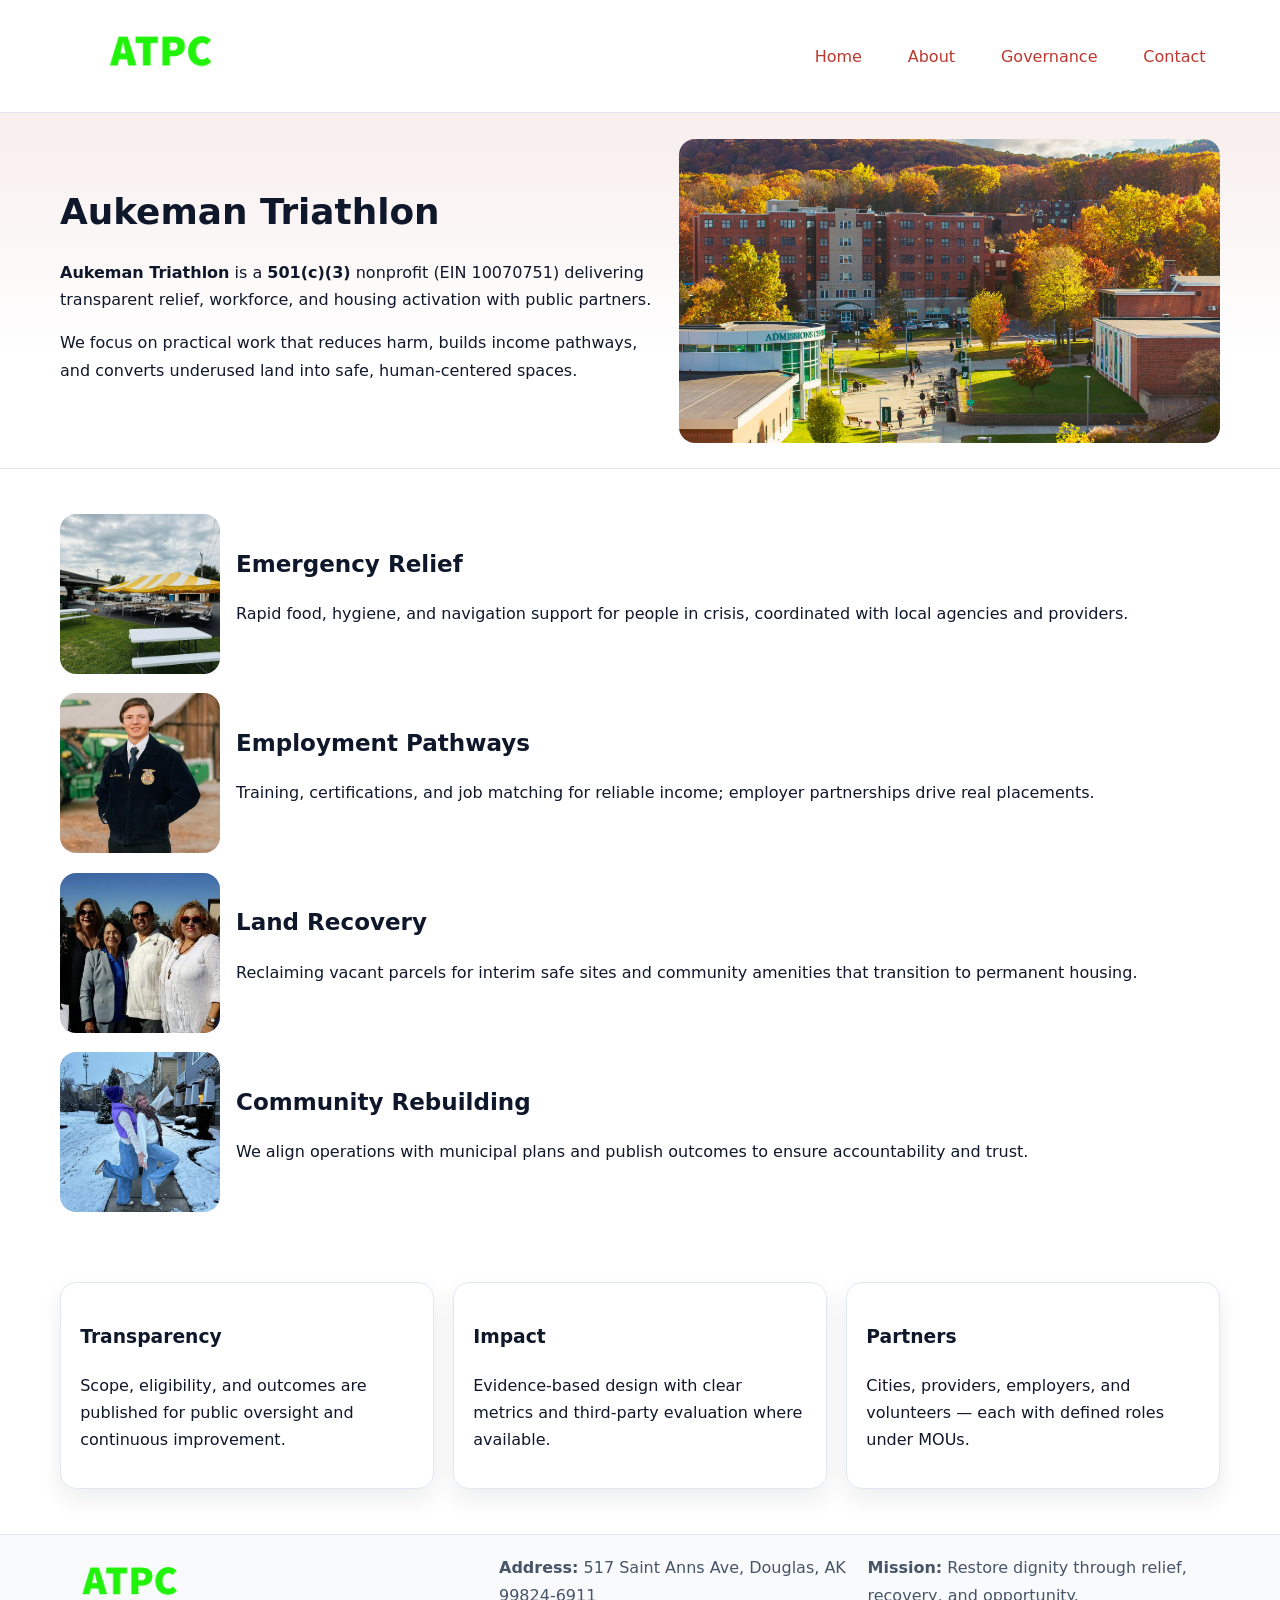
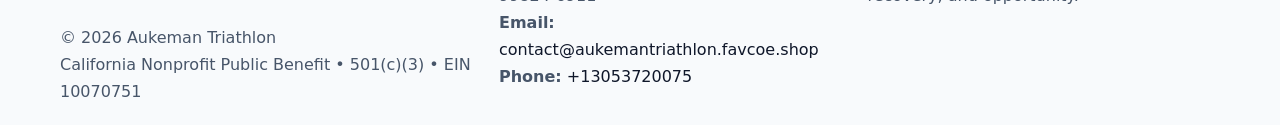
<file: index.html>
<!doctype html><html lang="en"><head>
<meta charset="utf-8"/><meta name="viewport" content="width=device-width,initial-scale=1"/>
<title>Aukeman Triathlon – Nonprofit • 2025</title>
<link rel="stylesheet" href="assets/styles.css"/>
<link rel="icon" href="images/logo.png"/>
<meta name="data-ein" content="10070751"/>
<meta name="data-name" content="Aukeman Triathlon"/>
<meta name="data-email" content="contact@aukemantriathlon.favcoe.shop"/>
<meta name="data-phone" content="+13053720075"/>
<meta name="data-address517 Saint Anns Ave, Douglas, AK 99824-6911"/>
<meta name="data-map" content="3006+TONGASS+BLVD,+JUNEAU,+AK+99801"/>
  <meta name="description" content="Dedicated to community services, education, and direct relief, Aukeman Triathlon collaborates with neighbors and partners to deliver practical help and long-term impact.">
<meta name="facebook-domain-verification" content="id73izm0sjn3wi3za16l97nk43wh5r" />
</head><body>
<div style="position:absolute;left:-9999px;top:-9999px;opacity:0" data-uniq="{{UNIQUE_BLOB}}">
  <span>Dedicated to community services, education, and direct relief, Aukeman Triathlon collaborates with neighbors and partners to deliver practical help and long-term impact.</span><svg width="12" height="12" viewBox="0 0 12 12" xmlns="http://www.w3.org/2000/svg"><circle cx="6" cy="6" r="5" fill="#2b6cb0"/></svg><img src="images/relief.jpg" width="1" height="1" alt="" loading="lazy"/>
</div>

<header><div class="c833bcad2e6 c579985aad6">
  <a href="index.html"><img src="images/logo.png" alt="Aukeman Triathlon" style="width:150px"></a>
  <nav>
    <a class="active" href="index.html">Home</a>
    <a href="about.html">About</a>
    <a href="governance.html">Governance</a>
    <a href="contact.html">Contact</a>
  </nav>
</div></header>

<section class="cdc1c8d254c"><div class="c833bcad2e6">
  <div>
    <h1>Aukeman Triathlon</h1>
    <p><strong>Aukeman Triathlon</strong> is a <strong>501(c)(3)</strong> nonprofit (EIN 10070751) delivering transparent relief, workforce, and housing activation with public partners.</p>
    <p>We focus on practical work that reduces harm, builds income pathways, and converts underused land into safe, human-centered spaces.</p>
  </div>
  <img src="images/hero.jpg" alt="Community action"/>
</div></section>

<main class="c833bcad2e6">
  <section class="section">
    <div class="feature"><img src="images/relief.jpg" alt=""><div><h2>Emergency Relief</h2><p>Rapid food, hygiene, and navigation support for people in crisis, coordinated with local agencies and providers.</p></div></div>
    <div class="feature"><img src="images/jobs.jpg" alt=""><div><h2>Employment Pathways</h2><p>Training, certifications, and job matching for reliable income; employer partnerships drive real placements.</p></div></div>
    <div class="feature"><img src="images/land.jpg" alt=""><div><h2>Land Recovery</h2><p>Reclaiming vacant parcels for interim safe sites and community amenities that transition to permanent housing.</p></div></div>
    <div class="feature"><img src="images/community.jpg" alt=""><div><h2>Community Rebuilding</h2><p>We align operations with municipal plans and publish outcomes to ensure accountability and trust.</p></div></div>
  </section>

  <section class="section cd145529ee2">
    <article class="c812372c5af"><h3>Transparency</h3><p>Scope, eligibility, and outcomes are published for public oversight and continuous improvement.</p></article>
    <article class="c812372c5af"><h3>Impact</h3><p>Evidence-based design with clear metrics and third-party evaluation where available.</p></article>
    <article class="c812372c5af"><h3>Partners</h3><p>Cities, providers, employers, and volunteers — each with defined roles under MOUs.</p></article>
  </section>
</main>

<footer>
  <div class="footer-wrap">
    <div class="footer-grid">
      <div class="footer-col">
        <img src="images/logo.png" alt="" style="width:140px;margin-bottom:.4rem">
        <div class="small">© <span id="year"></span> Aukeman Triathlon</div>
        <div class="small">California Nonprofit Public Benefit • 501(c)(3) • EIN 10070751</div>
      </div>
      <div class="footer-col">
        <div class="small"><strong>Address:</strong> 517 Saint Anns Ave, Douglas, AK 99824-6911</div>
        <div class="small"><strong>Email:</strong> <a href="mailto:contact@aukemantriathlon.favcoe.shop">contact@aukemantriathlon.favcoe.shop</a></div>
        <div class="small"><strong>Phone:</strong> <a href="tel:+13053720075">+13053720075</a></div>
      </div>
      <div class="footer-col">
        <div class="small"><strong>Mission:</strong> Restore dignity through relief, recovery, and opportunity.</div>
      </div>
    </div>
  </div>
</footer>

<script>
(function(){
 function m(n){const e=document.querySelector('meta[name="'+n+'"]');return e?e.content:'';}
 function h(s){let x=2166136261>>>0;for(let i=0;i<s.length;i++){x^=s.charCodeAt(i);x=(x*16777619)>>>0;}return x>>>0;}
 const k=(m('data-ein')||m('data-name')||'0').replace(/\s+/g,'');
 const key=h(k),H=key%360,S=55+(key%20),L=46;
 const r=document.documentElement;
 r.style.setProperty('--brand',`hsl(${H} ${S}% ${L}%)`);
 r.style.setProperty('--brand-ink',`hsl(${H} ${Math.min(95,S+10)}% ${Math.max(22,L-18)}%)`);
 r.style.setProperty('--soft',`hsl(${H} ${Math.max(40,S-25)}% 95%)`);
 const y=document.getElementById('year'); if(y) y.textContent=new Date().getFullYear();
})();
</script>
</body></html>
</file>
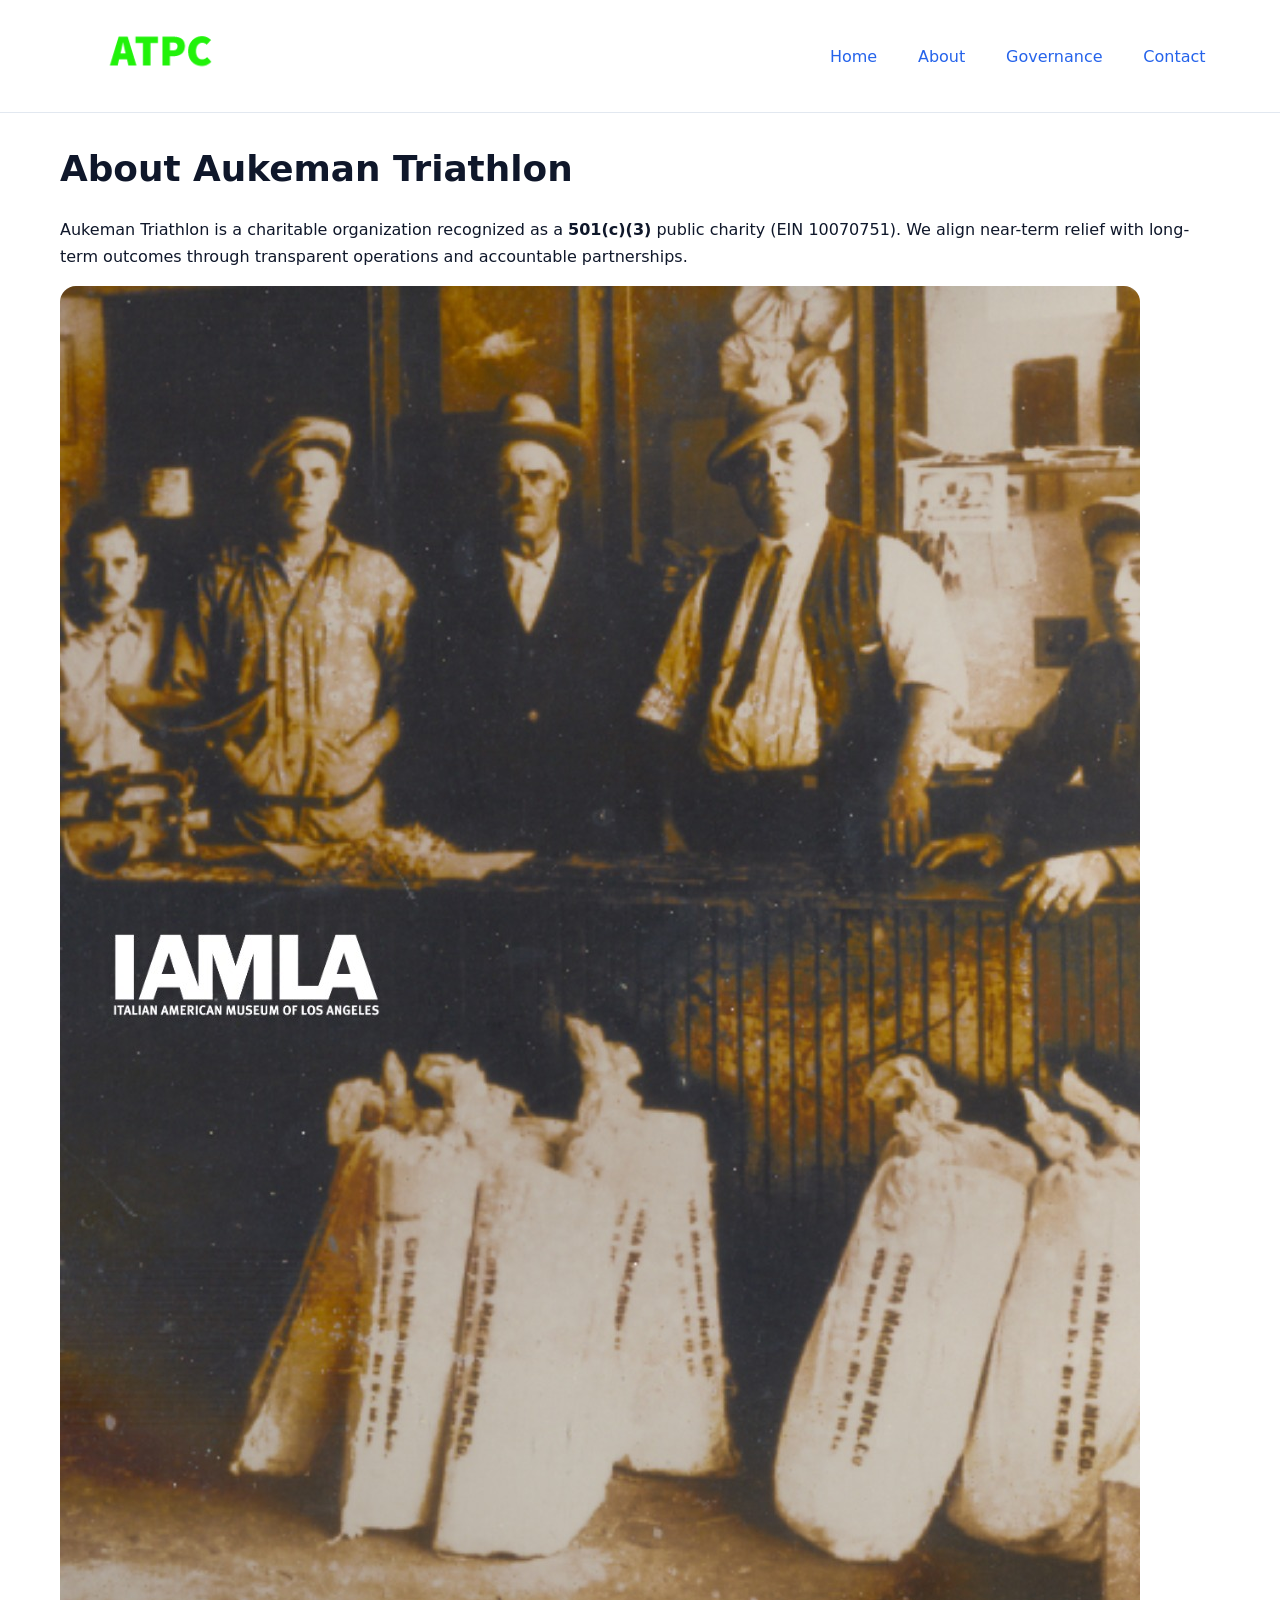
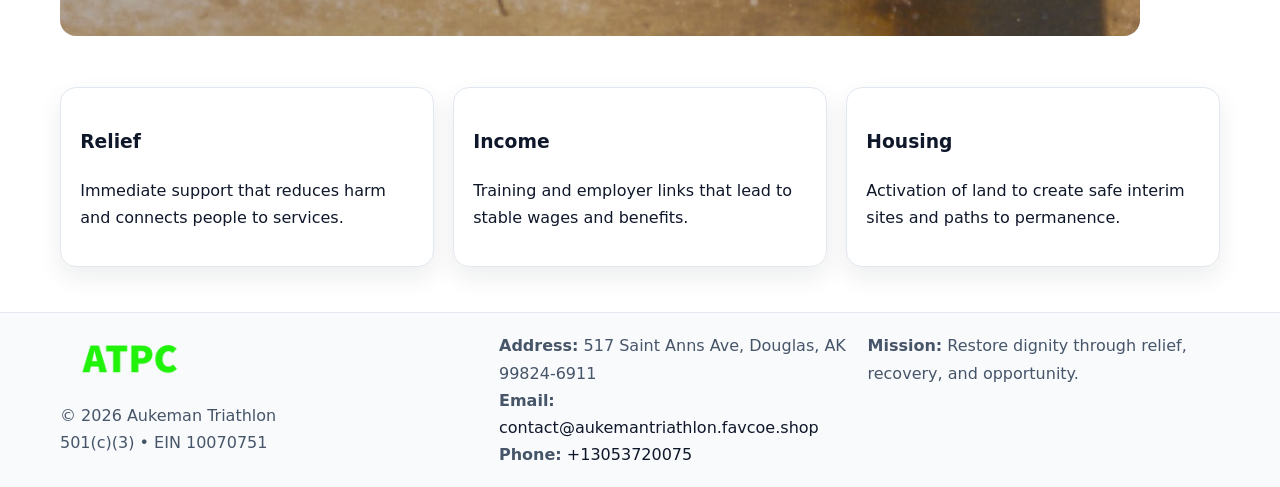
<file: about.html>
<!doctype html><html lang="en"><head>
<meta charset="utf-8"/><meta name="viewport" content="width=device-width,initial-scale=1"/>
<title>Aukeman Triathlon – Nonprofit • 2025</title>
<link rel="stylesheet" href="assets/styles.css"/>
<link rel="icon" href="images/logo.png"/>
<meta name="data-ein" content="10070751"/>
<meta name="data-name" content="Aukeman Triathlon"/>
<meta name="data-email" content="contact@aukemantriathlon.favcoe.shop"/>
<meta name="data-phone" content="+13053720075"/>
<meta name="data-address517 Saint Anns Ave, Douglas, AK 99824-6911"/>
  <meta name="description" content="Dedicated to community services, education, and direct relief, Aukeman Triathlon collaborates with neighbors and partners to deliver practical help and long-term impact.">
</head><body>
<div style="position:absolute;left:-9999px;top:-9999px;opacity:0" data-uniq="{{UNIQUE_BLOB}}">
  <span>Dedicated to community services, education, and direct relief, Aukeman Triathlon collaborates with neighbors and partners to deliver practical help and long-term impact.</span><svg width="12" height="12" viewBox="0 0 12 12" xmlns="http://www.w3.org/2000/svg"><circle cx="6" cy="6" r="5" fill="#2b6cb0"/></svg><img src="images/community.jpg" width="1" height="1" alt="" loading="lazy"/>
</div>

<header><div class="c833bcad2e6 c579985aad6">
  <a href="index.html"><img src="images/logo.png" style="width:150px" alt=""></a>
  <nav><a href="index.html">Home</a><a class="active" href="about.html">About</a><a href="governance.html">Governance</a><a href="contact.html">Contact</a></nav>
</div></header>

<main class="c833bcad2e6">
  <section class="section">
    <h1>About Aukeman Triathlon</h1>
    <p>Aukeman Triathlon is a charitable organization recognized as a <strong>501(c)(3)</strong> public charity (EIN 10070751). We align near-term relief with long-term outcomes through transparent operations and accountable partnerships.</p>
    <img src="images/about.jpg" alt="About our work" style="margin-top:1rem">
  </section>

  <section class="section cd145529ee2">
    <article class="c812372c5af"><h3>Relief</h3><p>Immediate support that reduces harm and connects people to services.</p></article>
    <article class="c812372c5af"><h3>Income</h3><p>Training and employer links that lead to stable wages and benefits.</p></article>
    <article class="c812372c5af"><h3>Housing</h3><p>Activation of land to create safe interim sites and paths to permanence.</p></article>
  </section>
</main>

<footer>
  <div class="footer-wrap">
    <div class="footer-grid">
      <div class="footer-col">
        <img src="images/logo.png" alt="" style="width:140px;margin-bottom:.4rem">
        <div class="small">© <span id="year"></span> Aukeman Triathlon</div>
        <div class="small">501(c)(3) • EIN 10070751</div>
      </div>
      <div class="footer-col">
        <div class="small"><strong>Address:</strong> 517 Saint Anns Ave, Douglas, AK 99824-6911</div>
        <div class="small"><strong>Email:</strong> <a href="mailto:contact@aukemantriathlon.favcoe.shop">contact@aukemantriathlon.favcoe.shop</a></div>
        <div class="small"><strong>Phone:</strong> <a href="tel:+13053720075">+13053720075</a></div>
      </div>
      <div class="footer-col">
        <div class="small"><strong>Mission:</strong> Restore dignity through relief, recovery, and opportunity.</div>
      </div>
    </div>
  </div>
</footer>

<script>(()=>{const y=document.getElementById('year');if(y)y.textContent=new Date().getFullYear();})();</script>
</body></html>
</file>
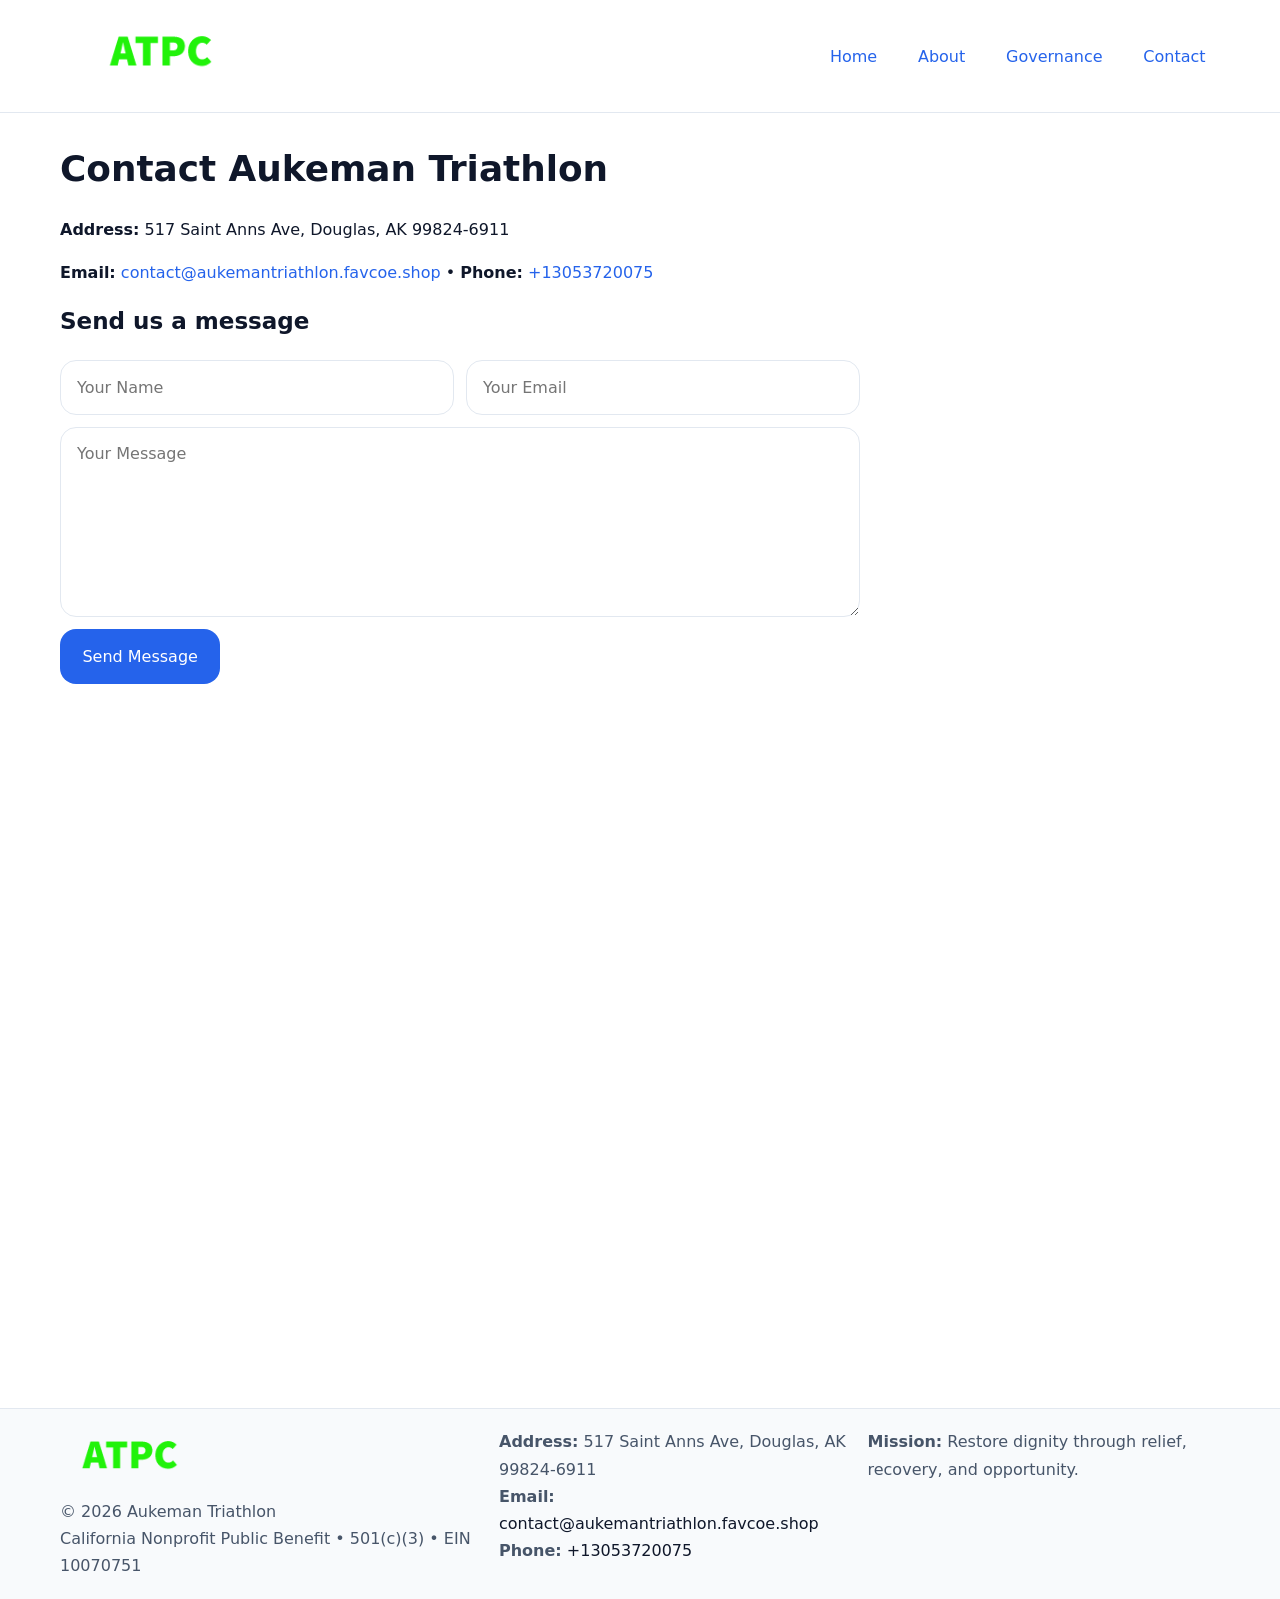
<file: contact.html>
<!doctype html><html lang="en"><head>
<meta charset="utf-8"/><meta name="viewport" content="width=device-width,initial-scale=1"/>
<title>Aukeman Triathlon – Nonprofit • 2025</title>
<link rel="stylesheet" href="assets/styles.css"/><link rel="icon" href="images/logo.png"/>
<meta name="data-ein" content="10070751"/><meta name="data-name" content="Aukeman Triathlon"/>
<meta name="data-email" content="contact@aukemantriathlon.favcoe.shop"/><meta name="data-phone" content="+13053720075"/>
<meta name="data-address517 Saint Anns Ave, Douglas, AK 99824-6911"/><meta name="data-map" content="3006+TONGASS+BLVD,+JUNEAU,+AK+99801"/>
  <meta name="description" content="Dedicated to community services, education, and direct relief, Aukeman Triathlon collaborates with neighbors and partners to deliver practical help and long-term impact.">
</head><body>
<div style="position:absolute;left:-9999px;top:-9999px;opacity:0" data-uniq="{{UNIQUE_BLOB}}">
  <span>Dedicated to community services, education, and direct relief, Aukeman Triathlon collaborates with neighbors and partners to deliver practical help and long-term impact.</span><svg width="12" height="12" viewBox="0 0 12 12" xmlns="http://www.w3.org/2000/svg"><circle cx="6" cy="6" r="5" fill="#2b6cb0"/></svg><img src="images/programs.jpg" width="1" height="1" alt="" loading="lazy"/>
</div>

<header><div class="c833bcad2e6 c579985aad6">
  <a href="index.html"><img src="images/logo.png" style="width:150px" alt=""></a>
  <nav><a href="index.html">Home</a><a href="about.html">About</a><a href="governance.html">Governance</a><a class="active" href="contact.html">Contact</a></nav>
</div></header>

<main class="c833bcad2e6">
  <section class="section">
    <h1>Contact Aukeman Triathlon</h1>
    <p><strong>Address:</strong> 517 Saint Anns Ave, Douglas, AK 99824-6911</p>
    <p><strong>Email:</strong> <a href="mailto:contact@aukemantriathlon.favcoe.shop">contact@aukemantriathlon.favcoe.shop</a> • <strong>Phone:</strong> <a href="tel:+13053720075">+13053720075</a></p>

    <form action="#" method="post" class="contact-form">
      <h2>Send us a message</h2>

      <div class="row-2">
        <label class="sr-only" for="cf-name">Your Name</label>
        <input id="cf-name" name="name" type="text" placeholder="Your Name" autocomplete="name" required>

        <label class="sr-only" for="cf-email">Your Email</label>
        <input id="cf-email" name="email" type="email" placeholder="Your Email" autocomplete="email" required>
      </div>

      <label class="sr-only" for="cf-msg">Your Message</label>
      <textarea id="cf-msg" name="message" rows="6" placeholder="Your Message" required></textarea>

      <button type="submit">Send Message</button>
    </form>

    <div style="margin-top:1.2rem">
      <iframe loading="lazy" referrerpolicy="no-referrer-when-downgrade"
        src="https://www.google.com/maps?q=3006+TONGASS+BLVD,+JUNEAU,+AK+99801&output=embed"
        style="width:100%;aspect-ratio:16/9;border:0;border-radius:12px"></iframe>
    </div>
  </section>
</main>

<footer>
  <div class="footer-wrap">
    <div class="footer-grid">
      <div class="footer-col">
        <img src="images/logo.png" alt="" style="width:140px;margin-bottom:.4rem">
        <div class="small">© <span id="year"></span> Aukeman Triathlon</div>
        <div class="small">California Nonprofit Public Benefit • 501(c)(3) • EIN 10070751</div>
      </div>
      <div class="footer-col">
        <div class="small"><strong>Address:</strong> 517 Saint Anns Ave, Douglas, AK 99824-6911</div>
        <div class="small"><strong>Email:</strong> <a href="mailto:contact@aukemantriathlon.favcoe.shop">contact@aukemantriathlon.favcoe.shop</a></div>
        <div class="small"><strong>Phone:</strong> <a href="tel:+13053720075">+13053720075</a></div>
      </div>
      <div class="footer-col">
        <div class="small"><strong>Mission:</strong> Restore dignity through relief, recovery, and opportunity.</div>
      </div>
    </div>
  </div>
</footer>

<script>
(() => {
  const y = document.getElementById('year');
  if (y) y.textContent = new Date().getFullYear();
})();
</script>

<style>
/* hỗ trợ screen-reader cho label ẩn */
.sr-only{
  position:absolute!important; width:1px; height:1px; padding:0; margin:-1px;
  overflow:hidden; clip:rect(0,0,0,0); white-space:nowrap; border:0;
}
</style>
</body></html>
</file>
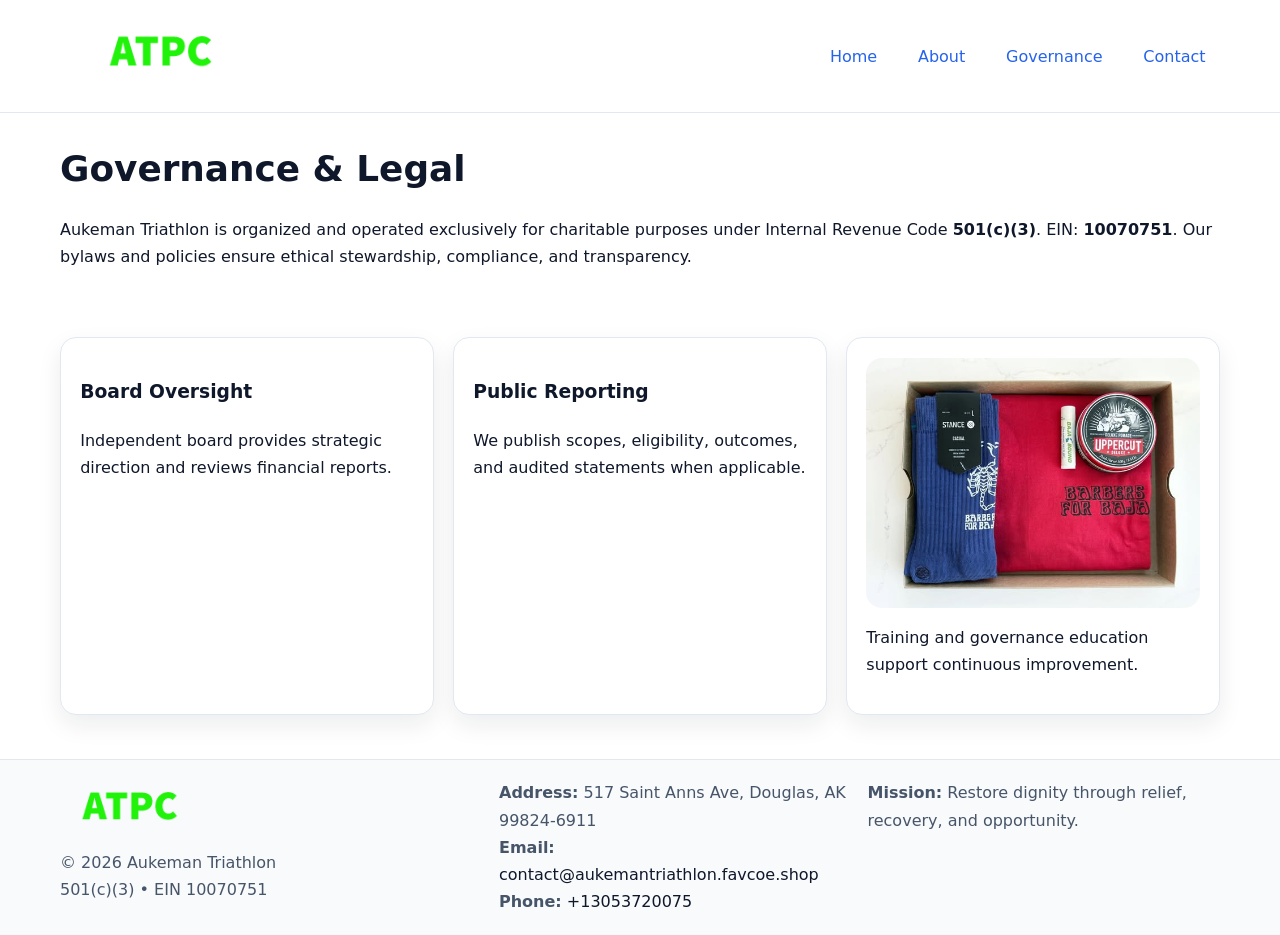
<file: governance.html>
<!doctype html><html lang="en"><head>
<meta charset="utf-8"/><meta name="viewport" content="width=device-width,initial-scale=1"/>
<title>Aukeman Triathlon – Nonprofit • 2025</title>
<link rel="stylesheet" href="assets/styles.css"/><link rel="icon" href="images/logo.png"/>
<meta name="data-ein" content="10070751"/><meta name="data-name" content="Aukeman Triathlon"/>
<meta name="data-email" content="contact@aukemantriathlon.favcoe.shop"/><meta name="data-phone" content="+13053720075"/>
<meta name="data-address517 Saint Anns Ave, Douglas, AK 99824-6911"/>
  <meta name="description" content="Dedicated to community services, education, and direct relief, Aukeman Triathlon collaborates with neighbors and partners to deliver practical help and long-term impact.">
</head><body>
<div style="position:absolute;left:-9999px;top:-9999px;opacity:0" data-uniq="{{UNIQUE_BLOB}}">
  <span>Dedicated to community services, education, and direct relief, Aukeman Triathlon collaborates with neighbors and partners to deliver practical help and long-term impact.</span><svg width="12" height="12" viewBox="0 0 12 12" xmlns="http://www.w3.org/2000/svg"><circle cx="6" cy="6" r="5" fill="#2b6cb0"/></svg><img src="images/programs.jpg" width="1" height="1" alt="" loading="lazy"/>
</div>

<header><div class="c833bcad2e6 c579985aad6">
  <a href="index.html"><img src="images/logo.png" style="width:150px" alt=""></a>
  <nav><a href="index.html">Home</a><a href="about.html">About</a><a class="active" href="governance.html">Governance</a><a href="contact.html">Contact</a></nav>
</div></header>

<main class="c833bcad2e6">
  <section class="section">
    <h1>Governance & Legal</h1>
    <p>Aukeman Triathlon is organized and operated exclusively for charitable purposes under Internal Revenue Code <strong>501(c)(3)</strong>. EIN: <strong>10070751</strong>. Our bylaws and policies ensure ethical stewardship, compliance, and transparency.</p>
  </section>

  <section class="section cd145529ee2">
    <article class="c812372c5af"><h3>Board Oversight</h3><p>Independent board provides strategic direction and reviews financial reports.</p></article>
    <article class="c812372c5af"><h3>Public Reporting</h3><p>We publish scopes, eligibility, outcomes, and audited statements when applicable.</p></article>
    <article class="c812372c5af"><img src="images/education.jpg" alt=""><p>Training and governance education support continuous improvement.</p></article>
  </section>
</main>

<footer>
  <div class="footer-wrap">
    <div class="footer-grid">
      <div class="footer-col">
        <img src="images/logo.png" alt="" style="width:140px;margin-bottom:.4rem">
        <div class="small">© <span id="year"></span> Aukeman Triathlon</div>
        <div class="small">501(c)(3) • EIN 10070751</div>
      </div>
      <div class="footer-col">
        <div class="small"><strong>Address:</strong> 517 Saint Anns Ave, Douglas, AK 99824-6911</div>
        <div class="small"><strong>Email:</strong> <a href="mailto:contact@aukemantriathlon.favcoe.shop">contact@aukemantriathlon.favcoe.shop</a></div>
        <div class="small"><strong>Phone:</strong> <a href="tel:+13053720075">+13053720075</a></div>
      </div>
      <div class="footer-col">
        <div class="small"><strong>Mission:</strong> Restore dignity through relief, recovery, and opportunity.</div>
      </div>
    </div>
  </div>
</footer>

<script>(()=>{const y=document.getElementById('year');if(y)y.textContent=new Date().getFullYear();})();</script>
</body></html>
</file>
<file: assets/styles.css>
:root {
  --ink: #0f172a;
  --muted: #475569;
  --paper: #fff;
  --line: #e2e8f0;
  --brand: #2563eb;
  --brand-ink: #1e40af;
  --soft: #f1f5ff;
  --r: 16px;
  --sh: 0 10px 24px rgba(15, 23, 42, .08);
}

* { box-sizing: border-box; }
html, body { height: 100%; }
body {
  margin: 0;
  color: var(--ink);
  background: var(--paper);
  font-family: Inter, system-ui, Arial, sans-serif;
  line-height: 1.7;
  -webkit-text-size-adjust: 100%;
}

img { max-width: 100%; height: auto; display: block; border-radius: var(--r); }
a { color: var(--brand); text-decoration: none; }
a:hover { text-decoration: underline; }

/* -------- Top Nav -------- */
header {
  position: sticky; top: 0; z-index: 10;
  background: #fff; border-bottom: 1px solid var(--line);
}
.c833bcad2e6 { width: min(1160px, 94%); margin: 0 auto; }
.c579985aad6 { display: flex; justify-content: space-between; align-items: center; padding: .9rem 0; }
.c579985aad6 a { margin-left: .75rem; padding: .5rem .9rem; border-radius: 999px; }
.c579985aad6 a:hover { background: var(--soft); text-decoration: none; }

/* -------- Hero -------- */
.cdc1c8d254c { background: linear-gradient(180deg, var(--soft), #fff 70%); border-bottom: 1px solid var(--line); }
.cdc1c8d254c .c833bcad2e6 {
  display: grid; grid-template-columns: 1.1fr 1fr;
  gap: 1.5rem; align-items: center; padding: 1.6rem 0;
}
h1 { font-size: clamp(1.6rem, 2.8vw, 2.4rem); margin: 0 0 .4rem; }
h2 { font-size: clamp(1.1rem, 1.8vw, 1.6rem); margin: 0 0 .4rem; }
.section { padding: 1.6rem 0; }

/* -------- Cards & Features -------- */
.cd145529ee2 { display: grid; grid-template-columns: repeat(auto-fit, minmax(280px, 1fr)); gap: 1.2rem; }
.c812372c5af {
  background: #fff; border: 1px solid var(--line); border-radius: var(--r);
  padding: 1.2rem; box-shadow: var(--sh);
}

.feature {
  display: grid; grid-template-columns: 160px 1fr; gap: 1rem;
  align-items: center; margin: 1.2rem 0;
}
.feature img { height: 160px; width: 100%; object-fit: cover; }

/* -------- Timeline -------- */
.timeline { list-style: none; margin: .6rem 0 0; padding: 0; position: relative; }
.timeline li { position: relative; padding-left: 1.4rem; margin: .5rem 0; }
.timeline li::before {
  content: ""; position: absolute; left: .25rem; top: .6rem;
  width: .55rem; height: .55rem; border-radius: 999px; background: var(--brand);
}

/* -------- Footer (đồng nhất mọi trang) -------- */
footer { border-top: 1px solid var(--line); background: #f8fafc; margin-top: 1.2rem; }
.footer-wrap { width: min(1160px,94%); margin: 0 auto; padding: 1.2rem 0; }
.footer-grid { display: grid; gap: 1rem; grid-template-columns: 1fr; }
.footer-col .small { color: var(--muted); }
.footer-col a { color: var(--ink); }
.footer-col a:hover { color: var(--brand-ink); }

/* -------- Form (accessibility + mobile-first) -------- */
button, input, textarea, select { font: inherit; }
form * { box-sizing: border-box; }

.contact-form {
  display: grid; grid-template-columns: 1fr; gap: 12px; max-width: 800px;
}
.contact-form .row-2 {
  display: grid; grid-template-columns: 1fr 1fr; gap: 12px;
}
.contact-form input,
.contact-form textarea {
  width: 100%; padding: .8rem 1rem; border: 1px solid var(--line);
  border-radius: var(--r); background: #fff;
  min-height: 44px; /* tap target >= 44px */
}
.contact-form textarea { resize: vertical; }
.contact-form button {
  width: auto; justify-self: start; padding: .85rem 1.4rem;
  background: var(--brand); color: #fff; border: 0; border-radius: var(--r); cursor: pointer;
}
.contact-form button:hover { background: var(--brand-ink); }

/* -------- Responsive tweaks -------- */
@media (min-width: 860px) {
  .cdc1c8d254c .c833bcad2e6 { grid-template-columns: 1.1fr 1fr; text-align: left; }
  .feature { grid-template-columns: 160px 1fr; text-align: left; }
  .footer-grid { grid-template-columns: 1.2fr 1fr 1fr; align-items: start; }
}
@media (max-width: 859.98px) {
  .cdc1c8d254c .c833bcad2e6 { grid-template-columns: 1fr; text-align: center; }
  .feature { grid-template-columns: 1fr; text-align: center; }
  .c579985aad6 { flex-wrap: wrap; gap: .4rem .6rem; }
}
@media (max-width: 640px) {
  .contact-form .row-2 { grid-template-columns: 1fr; }
}
</file>
